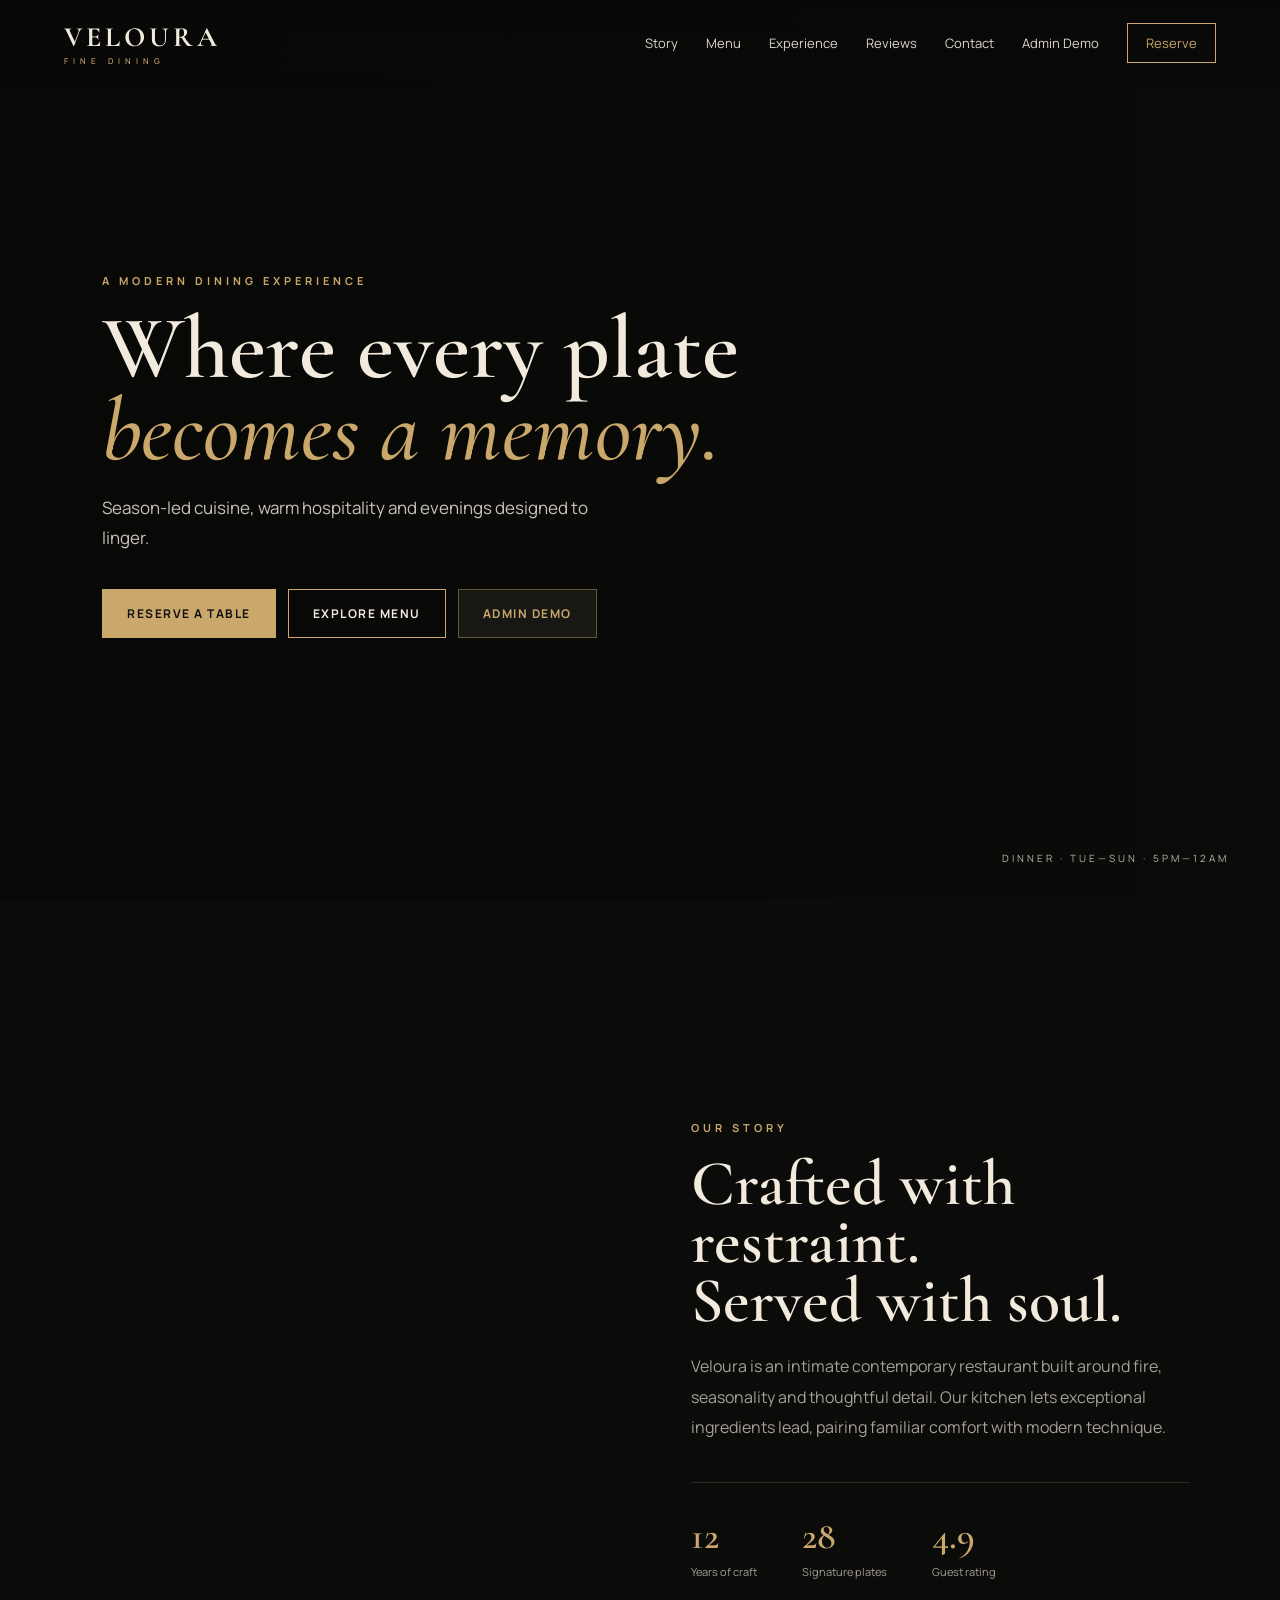
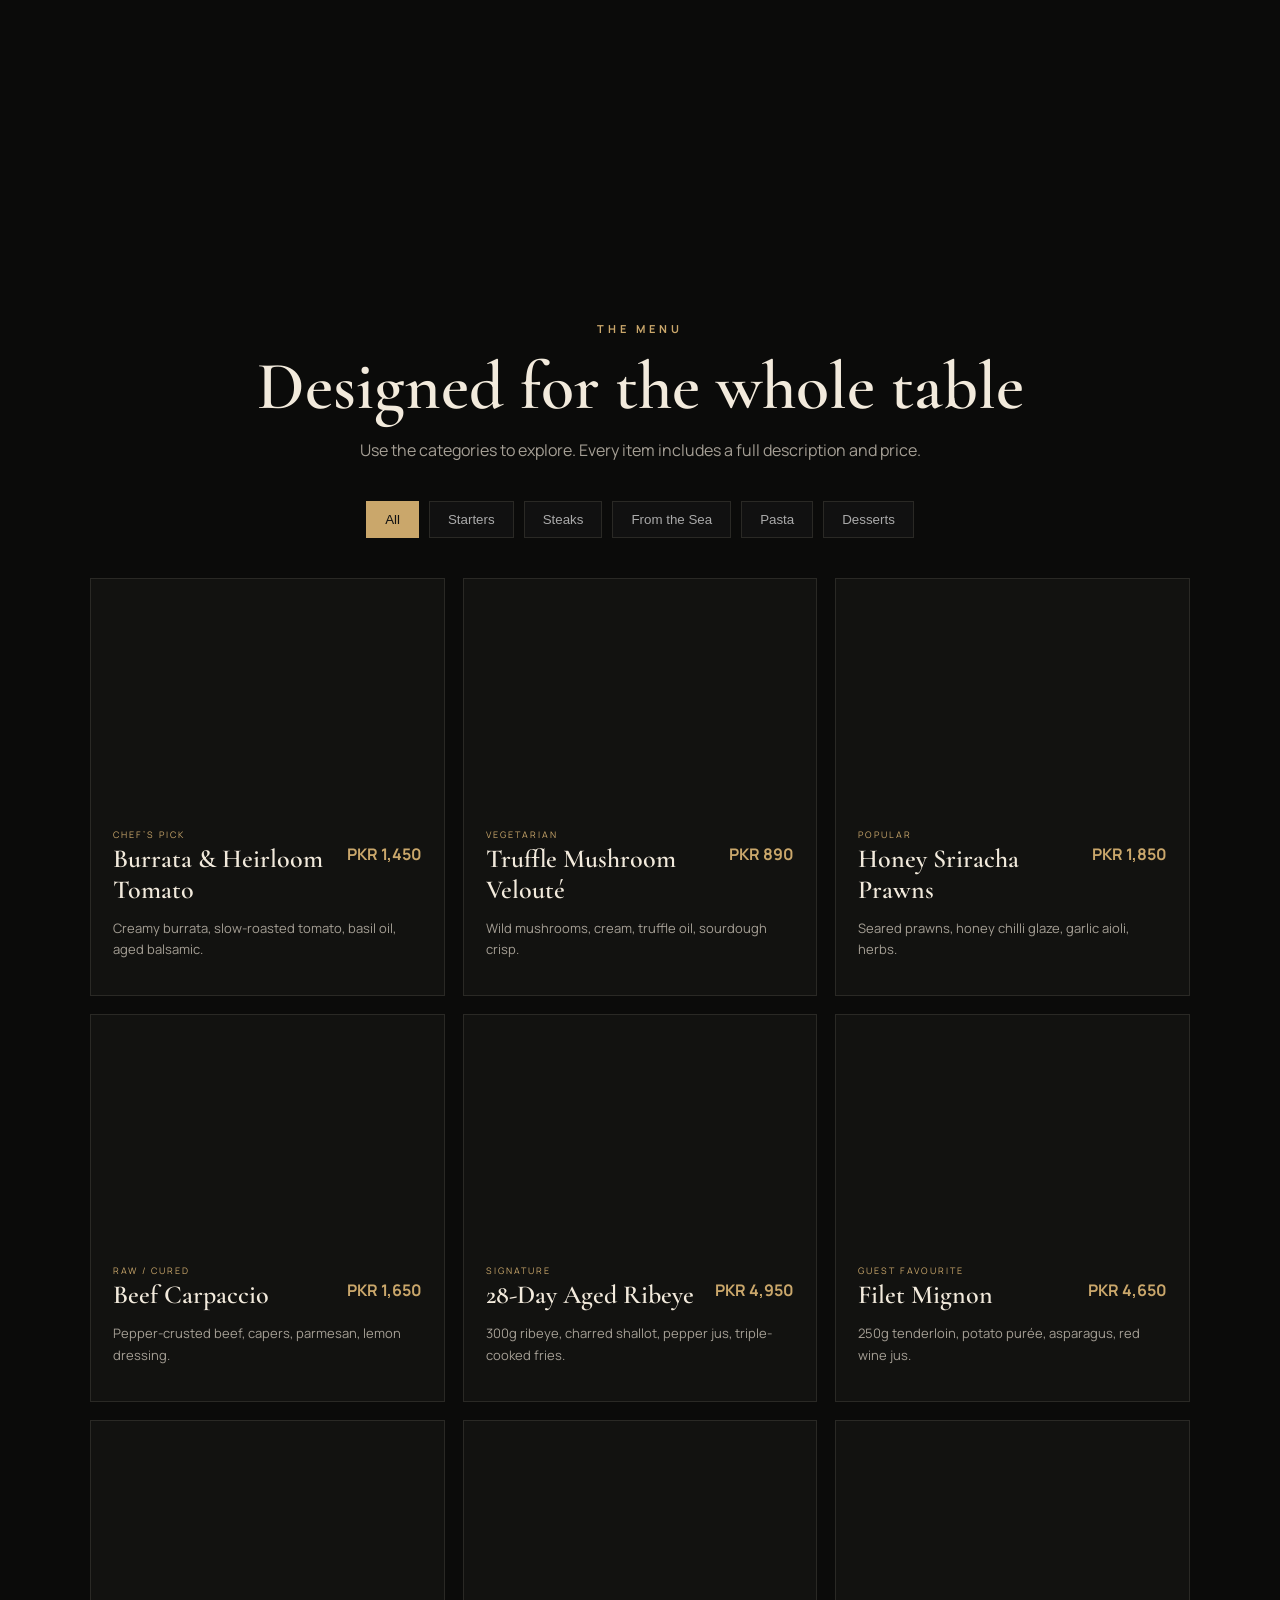
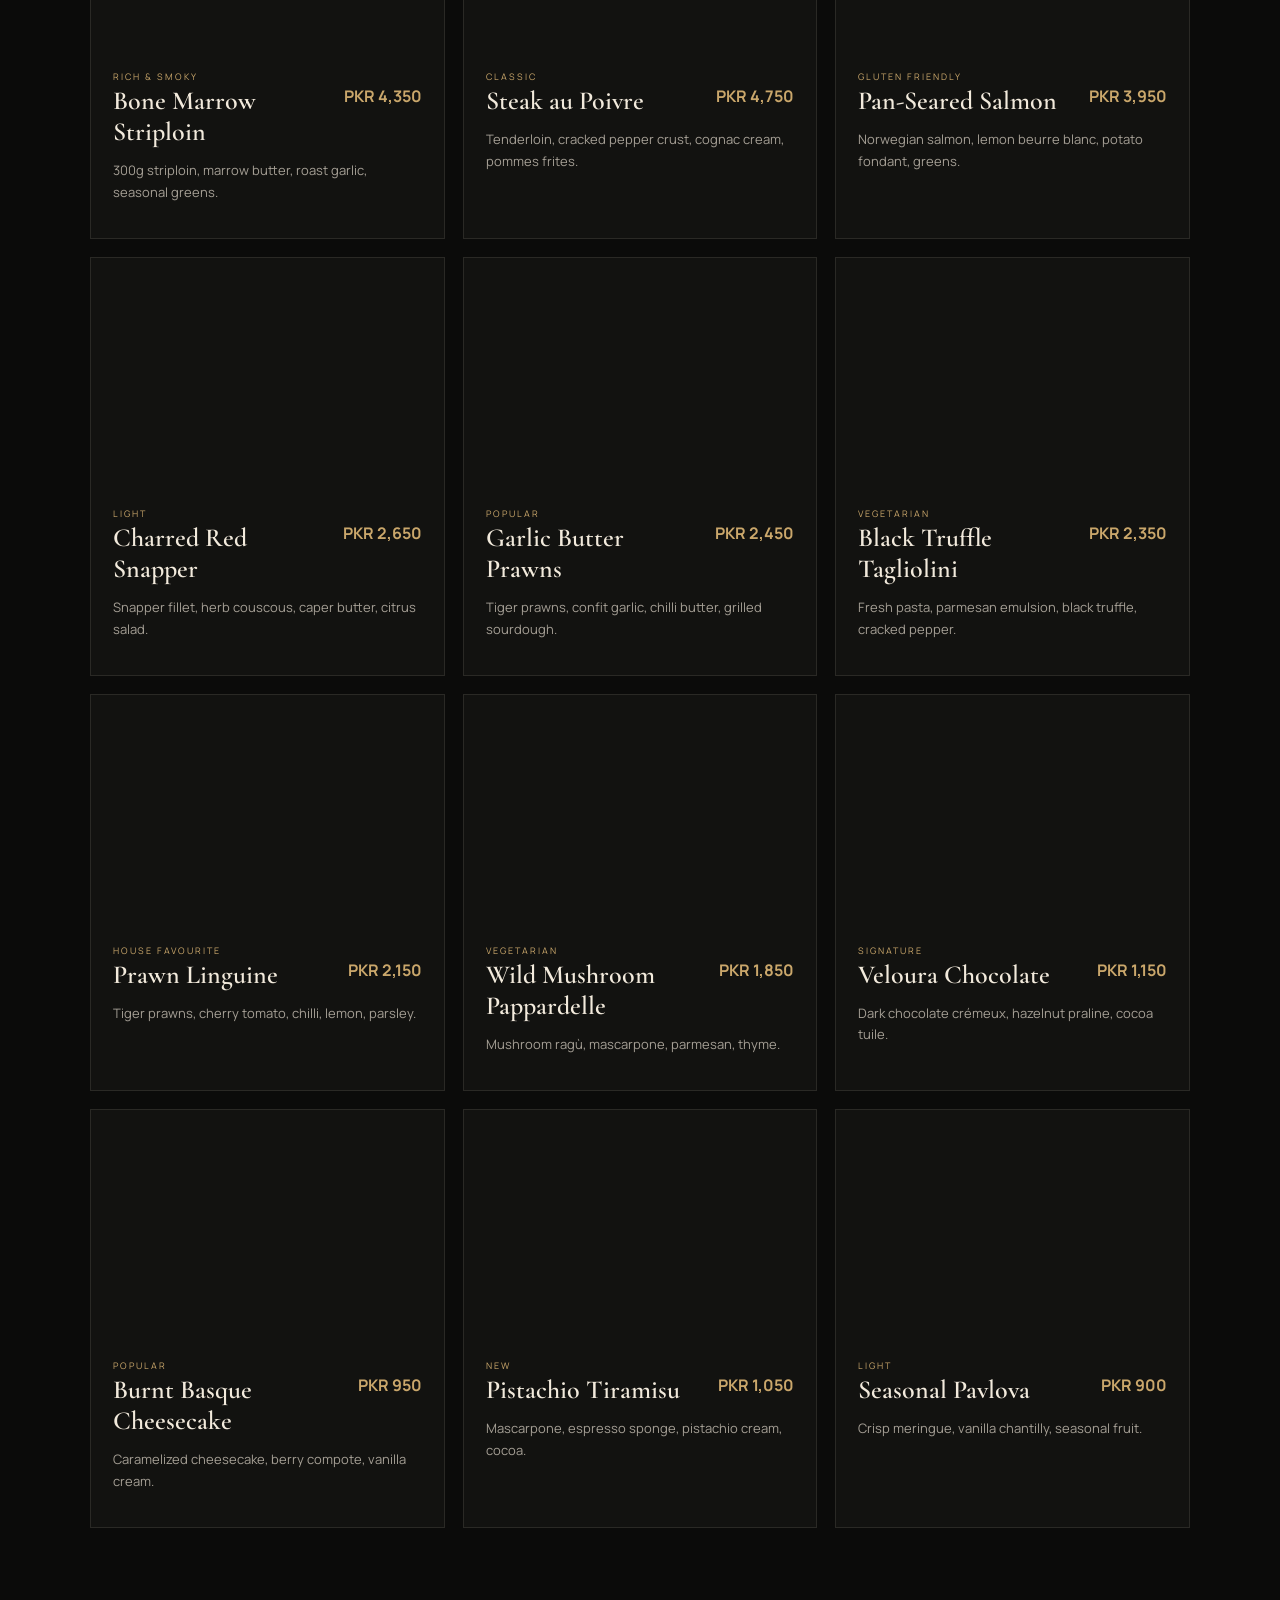
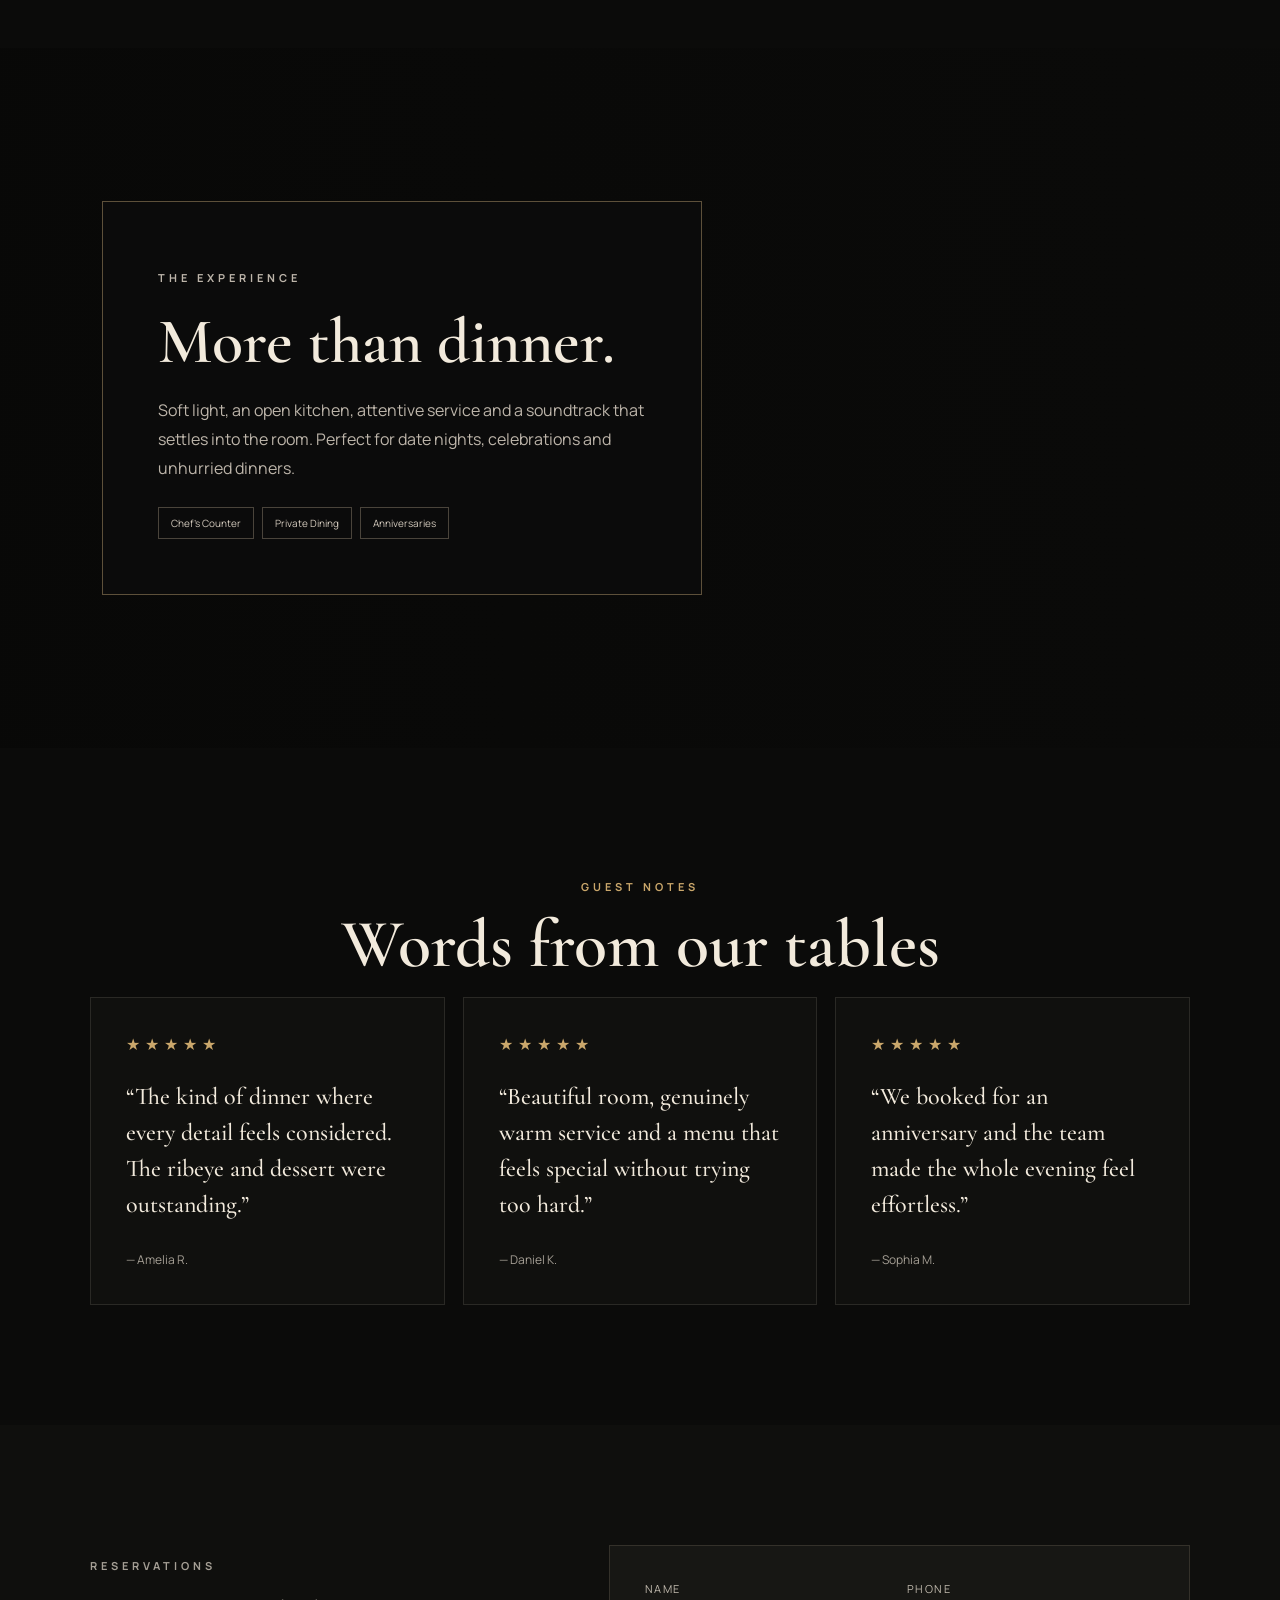
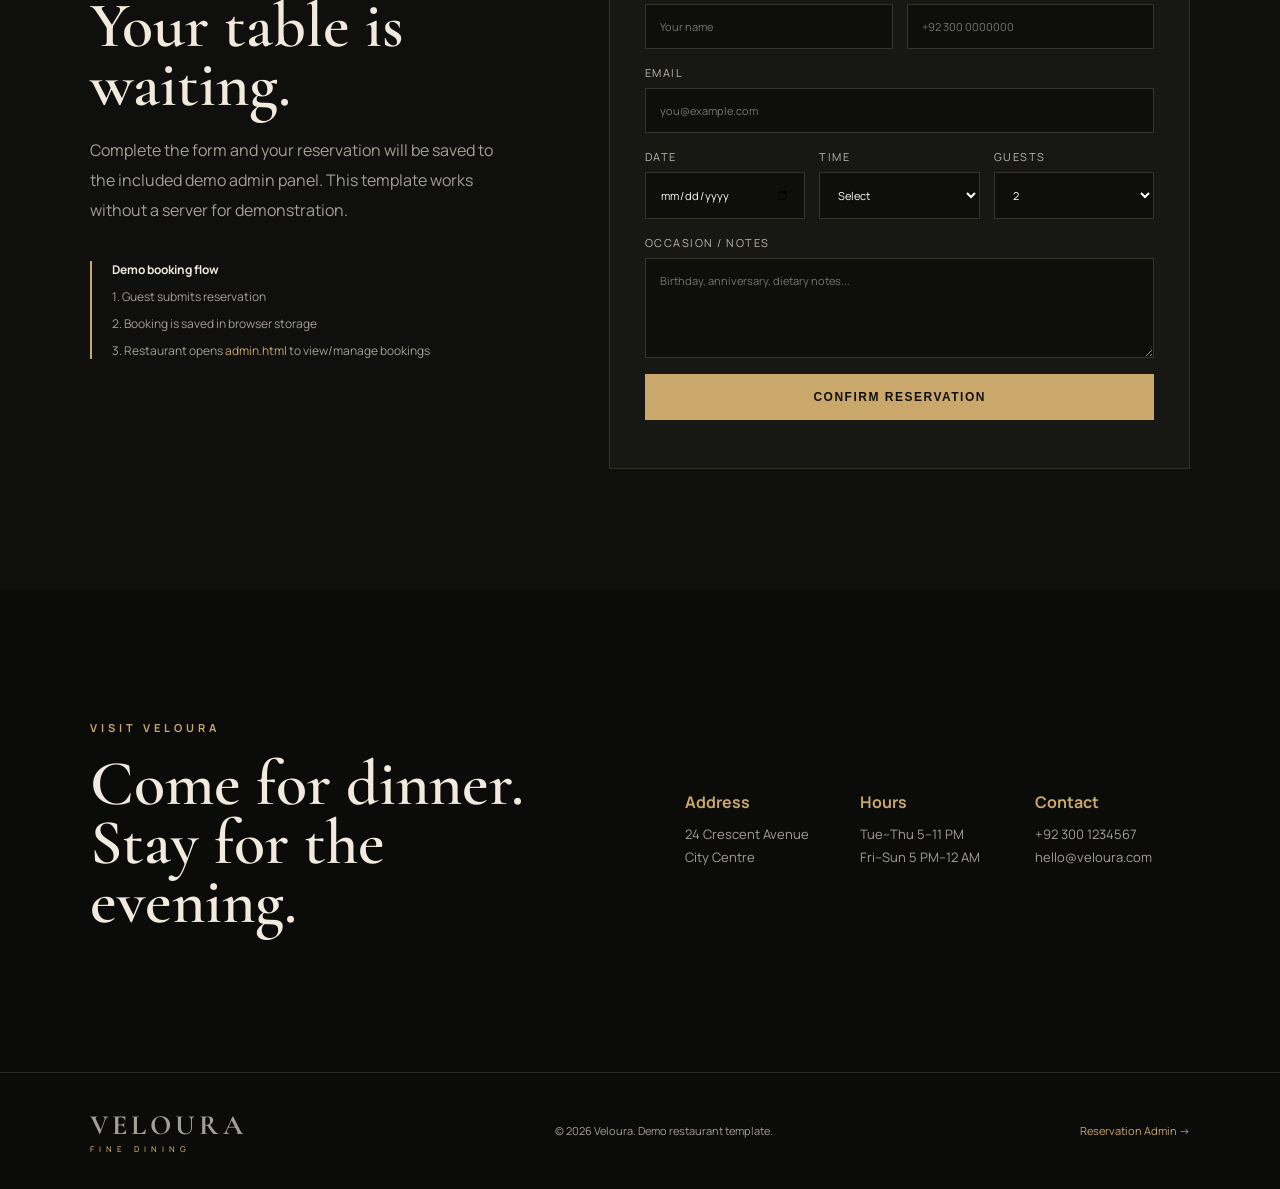
<file: index.html>
<!doctype html><html lang="en"><head><meta charset="utf-8"><meta name="viewport" content="width=device-width,initial-scale=1"><title>Veloura — Fine Dining</title><link rel="preconnect" href="https://fonts.googleapis.com"><link rel="preconnect" href="https://fonts.gstatic.com" crossorigin><link href="https://fonts.googleapis.com/css2?family=Cormorant+Garamond:wght@500;600;700&family=Manrope:wght@400;500;600;700&display=swap" rel="stylesheet"><link rel="stylesheet" href="style.css"></head><body>
<div class="loader"><div class="mark">V</div></div><header><a class="brand" href="#home">VELOURA<span>FINE DINING</span></a><button class="hamb">☰</button><nav><a href="#story">Story</a><a href="#menu">Menu</a><a href="#experience">Experience</a><a href="#reviews">Reviews</a><a href="#contact">Contact</a><a href="admin.html" target="_blank">Admin Demo</a><a class="nav-cta" href="#reserve">Reserve</a></nav></header>
<main><section id="home" class="hero"><div class="hero-bg"></div><div class="hero-copy reveal"><p class="eyebrow">A MODERN DINING EXPERIENCE</p><h1>Where every plate<br><em>becomes a memory.</em></h1><p>Season-led cuisine, warm hospitality and evenings designed to linger.</p><div class="actions"><a class="btn gold" href="#reserve">Reserve a Table</a><a class="btn ghost" href="#menu">Explore Menu</a><a class="btn admin-demo-btn" href="admin.html" target="_blank">Admin Demo</a></div></div><div class="hero-note">DINNER · TUE—SUN · 5PM—12AM</div></section>
<section id="story" class="story section"><div class="story-photo reveal"></div><div class="story-copy reveal"><p class="eyebrow">OUR STORY</p><h2>Crafted with restraint.<br>Served with soul.</h2><p>Veloura is an intimate contemporary restaurant built around fire, seasonality and thoughtful detail. Our kitchen lets exceptional ingredients lead, pairing familiar comfort with modern technique.</p><div class="stats"><div><strong>12</strong><span>Years of craft</span></div><div><strong>28</strong><span>Signature plates</span></div><div><strong>4.9</strong><span>Guest rating</span></div></div></div></section>
<section id="menu" class="menu section"><div class="center reveal"><p class="eyebrow">THE MENU</p><h2>Designed for the whole table</h2><p class="sub">Use the categories to explore. Every item includes a full description and price.</p></div><div class="filters"><button class="active" data-filter="all">All</button><button data-filter="starter">Starters</button><button data-filter="steak">Steaks</button><button data-filter="sea">From the Sea</button><button data-filter="pasta">Pasta</button><button data-filter="dessert">Desserts</button></div><div id="menuGrid" class="menu-grid"></div></section>
<section id="experience" class="experience"><div class="experience-card reveal"><p class="eyebrow">THE EXPERIENCE</p><h2>More than dinner.</h2><p>Soft light, an open kitchen, attentive service and a soundtrack that settles into the room. Perfect for date nights, celebrations and unhurried dinners.</p><div class="chips"><span>Chef's Counter</span><span>Private Dining</span><span>Anniversaries</span></div></div></section>
<section id="reviews" class="reviews section"><div class="center"><p class="eyebrow">GUEST NOTES</p><h2>Words from our tables</h2></div><div class="review-grid"><article class="reveal"><div>★★★★★</div><p>“The kind of dinner where every detail feels considered. The ribeye and dessert were outstanding.”</p><span>— Amelia R.</span></article><article class="reveal"><div>★★★★★</div><p>“Beautiful room, genuinely warm service and a menu that feels special without trying too hard.”</p><span>— Daniel K.</span></article><article class="reveal"><div>★★★★★</div><p>“We booked for an anniversary and the team made the whole evening feel effortless.”</p><span>— Sophia M.</span></article></div></section>
<section id="reserve" class="reserve section"><div class="reserve-copy reveal"><p class="eyebrow">RESERVATIONS</p><h2>Your table is waiting.</h2><p>Complete the form and your reservation will be saved to the included demo admin panel. This template works without a server for demonstration.</p><div class="how"><b>Demo booking flow</b><span>1. Guest submits reservation</span><span>2. Booking is saved in browser storage</span><span>3. Restaurant opens <a href="admin.html">admin.html</a> to view/manage bookings</span></div></div><form id="bookingForm" class="booking reveal"><div class="two"><label>Name<input required name="name" placeholder="Your name"></label><label>Phone<input required name="phone" placeholder="+92 300 0000000"></label></div><label>Email<input required type="email" name="email" placeholder="you@example.com"></label><div class="three"><label>Date<input required type="date" name="date"></label><label>Time<select required name="time"><option value="">Select</option><option>6:00 PM</option><option>7:00 PM</option><option>8:00 PM</option><option>9:00 PM</option><option>10:00 PM</option></select></label><label>Guests<select required name="guests"><option>2</option><option>3</option><option>4</option><option>5</option><option>6</option><option>7+</option></select></label></div><label>Occasion / Notes<textarea name="notes" placeholder="Birthday, anniversary, dietary notes..."></textarea></label><button class="btn gold" type="submit">Confirm Reservation</button><p id="formMsg" class="form-msg"></p></form></section>
<section id="contact" class="contact section"><div><p class="eyebrow">VISIT VELOURA</p><h2>Come for dinner.<br>Stay for the evening.</h2></div><div class="contact-grid"><div><b>Address</b><span>24 Crescent Avenue<br>City Centre</span></div><div><b>Hours</b><span>Tue–Thu 5–11 PM<br>Fri–Sun 5 PM–12 AM</span></div><div><b>Contact</b><span>+92 300 1234567<br>hello@veloura.com</span></div></div></section></main>
<footer><a class="brand">VELOURA<span>FINE DINING</span></a><p>© 2026 Veloura. Demo restaurant template.</p><a href="admin.html">Reservation Admin →</a></footer><script src="script.js"></script></body></html>
</file>
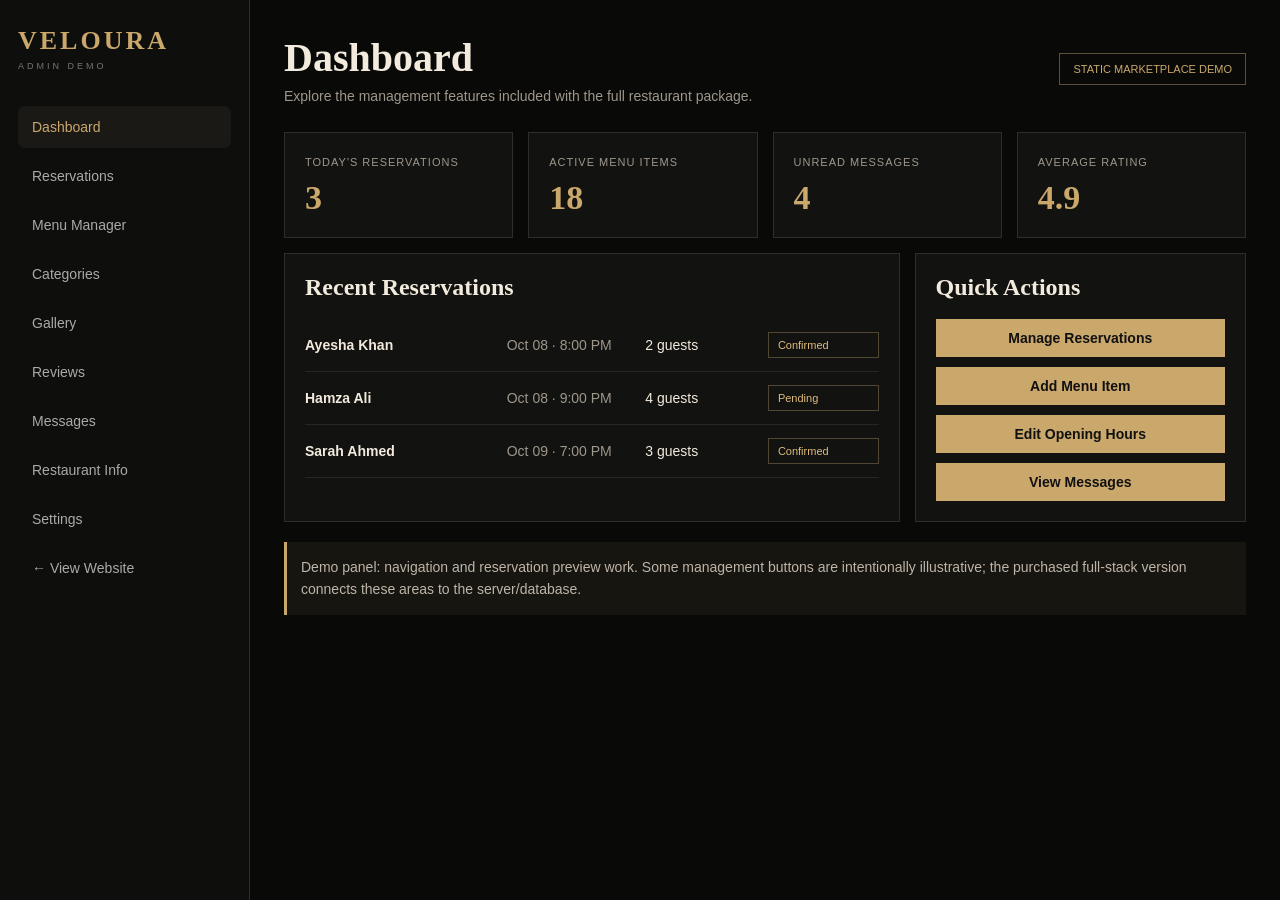
<file: admin.html>
<!doctype html><html><head><meta charset="utf-8"><meta name="viewport" content="width=device-width,initial-scale=1"><title>Veloura Admin Demo</title><style>
:root{--bg:#090908;--panel:#121210;--panel2:#171714;--cream:#f2eadc;--muted:#9e978c;--gold:#caa76b;--line:#302e28;--green:#79b98a;--red:#d77777}*{box-sizing:border-box}body{margin:0;background:var(--bg);color:var(--cream);font:14px Arial,sans-serif}button,input,select,textarea{font:inherit}.layout{display:grid;grid-template-columns:250px 1fr;min-height:100vh}.side{background:#0e0e0c;border-right:1px solid var(--line);padding:26px 18px;position:sticky;top:0;height:100vh}.brand{font:700 26px Georgia;color:var(--gold);letter-spacing:3px}.brand small{display:block;color:#777;font:9px Arial;letter-spacing:3px;margin-top:5px}.side nav{display:grid;gap:7px;margin-top:35px}.side button,.side a{border:0;background:transparent;color:#aaa;text-align:left;padding:13px 14px;cursor:pointer;text-decoration:none;border-radius:7px}.side button.active,.side button:hover,.side a:hover{background:#1a1915;color:var(--gold)}.main{padding:34px}.top{display:flex;justify-content:space-between;gap:20px;align-items:center;margin-bottom:28px}.top h1{font:600 40px Georgia;margin:0}.top p{color:var(--muted);margin:7px 0 0}.badge{border:1px solid #5d503a;color:var(--gold);padding:9px 13px;font-size:11px}.view{display:none}.view.active{display:block}.cards{display:grid;grid-template-columns:repeat(4,1fr);gap:15px}.card,.box{background:var(--panel);border:1px solid var(--line);padding:20px}.card span{color:var(--muted);font-size:11px;text-transform:uppercase;letter-spacing:1px}.card strong{display:block;font:600 34px Georgia;color:var(--gold);margin-top:10px}.grid2{display:grid;grid-template-columns:1.3fr .7fr;gap:15px;margin-top:15px}.box h2{font:600 24px Georgia;margin:0 0 18px}.rows{display:grid}.row{display:grid;grid-template-columns:1.2fr .8fr .7fr .7fr;gap:12px;padding:13px 0;border-bottom:1px solid #292720;align-items:center}.muted{color:var(--muted)}.status{display:inline-block;padding:6px 9px;border:1px solid #504632;color:#e0bd7e;font-size:11px}.quick{display:grid;gap:10px}.quick button,.gold{background:var(--gold);border:0;padding:11px 14px;cursor:pointer;color:#111;font-weight:700}.section-head{display:flex;justify-content:space-between;align-items:center;margin-bottom:18px}.section-head h2{font:600 30px Georgia;margin:0}.table{overflow:auto;background:var(--panel);border:1px solid var(--line)}table{width:100%;border-collapse:collapse;min-width:850px}th,td{text-align:left;padding:14px;border-bottom:1px solid var(--line)}th{font-size:10px;color:var(--gold);text-transform:uppercase;letter-spacing:1px}.menu-cards{display:grid;grid-template-columns:repeat(3,1fr);gap:14px}.dish{background:var(--panel);border:1px solid var(--line);padding:18px}.dish h3{font:600 21px Georgia;margin:5px 0}.dish .price{color:var(--gold);font-weight:700}.dish p{color:var(--muted);line-height:1.5}.actions{display:flex;gap:7px;margin-top:15px}.actions button{background:#222019;border:1px solid #3a372f;color:#ccc;padding:7px 9px}.formgrid{display:grid;grid-template-columns:1fr 1fr;gap:14px}.field{display:grid;gap:7px}.field.full{grid-column:1/-1}.field label{font-size:11px;color:#aaa;text-transform:uppercase}.field input,.field select,.field textarea{background:#0c0c0b;border:1px solid #38352e;color:white;padding:12px}.field textarea{min-height:100px}.gallery{display:grid;grid-template-columns:repeat(4,1fr);gap:12px}.gallery div{height:150px;background:#1c1b17;border:1px solid var(--line);display:grid;place-items:center;color:#777}.settings-list{display:grid;gap:12px}.setting{background:var(--panel);border:1px solid var(--line);padding:18px;display:flex;justify-content:space-between;gap:20px}.setting b{display:block;margin-bottom:5px}.setting span{color:var(--muted)}.note{margin-top:20px;padding:14px;border-left:3px solid var(--gold);background:#17150f;color:#bdb5a9;line-height:1.6}.mobile{display:none}@media(max-width:900px){.layout{grid-template-columns:1fr}.side{height:auto;position:static}.side nav{grid-template-columns:repeat(2,1fr)}.main{padding:22px}.cards{grid-template-columns:repeat(2,1fr)}.grid2{grid-template-columns:1fr}.menu-cards{grid-template-columns:repeat(2,1fr)}.gallery{grid-template-columns:repeat(2,1fr)}}@media(max-width:560px){.cards,.menu-cards,.formgrid{grid-template-columns:1fr}.side nav{grid-template-columns:1fr 1fr}.top{align-items:flex-start;flex-direction:column}.main{padding:16px}}
</style></head><body><div class="layout"><aside class="side"><div class="brand">VELOURA<small>ADMIN DEMO</small></div><nav>
<button class="active" data-view="dashboard">Dashboard</button><button data-view="reservations">Reservations</button><button data-view="menu">Menu Manager</button><button data-view="categories">Categories</button><button data-view="gallery">Gallery</button><button data-view="reviews">Reviews</button><button data-view="messages">Messages</button><button data-view="restaurant">Restaurant Info</button><button data-view="settings">Settings</button><a href="index.html">← View Website</a></nav></aside><main class="main"><div class="top"><div><h1 id="title">Dashboard</h1><p>Explore the management features included with the full restaurant package.</p></div><span class="badge">STATIC MARKETPLACE DEMO</span></div>
<section id="dashboard" class="view active"><div class="cards"><div class="card"><span>Today's Reservations</span><strong id="bookCount">8</strong></div><div class="card"><span>Active Menu Items</span><strong>18</strong></div><div class="card"><span>Unread Messages</span><strong>4</strong></div><div class="card"><span>Average Rating</span><strong>4.9</strong></div></div><div class="grid2"><div class="box"><h2>Recent Reservations</h2><div id="recent" class="rows"></div></div><div class="box"><h2>Quick Actions</h2><div class="quick"><button onclick="go('reservations')">Manage Reservations</button><button onclick="go('menu')">Add Menu Item</button><button onclick="go('restaurant')">Edit Opening Hours</button><button onclick="go('messages')">View Messages</button></div></div></div><div class="note">Demo panel: navigation and reservation preview work. Some management buttons are intentionally illustrative; the purchased full-stack version connects these areas to the server/database.</div></section>
<section id="reservations" class="view"><div class="section-head"><h2>Reservations</h2><button class="gold" onclick="alert('Demo: New reservation form would open here.')">+ New Reservation</button></div><div class="table"><table><thead><tr><th>Reference</th><th>Guest</th><th>Date / Time</th><th>Guests</th><th>Contact</th><th>Status</th><th>Action</th></tr></thead><tbody id="bookingRows"></tbody></table></div></section>
<section id="menu" class="view"><div class="section-head"><h2>Menu Manager</h2><button class="gold" onclick="document.querySelector('#addDish').scrollIntoView({behavior:'smooth'})">+ Add Food Item</button></div><div class="menu-cards"><div class="dish"><span class="muted">STEAKS</span><h3>28-Day Aged Ribeye</h3><span class="price">PKR 4,950</span><p>300g ribeye, pepper jus, triple-cooked fries.</p><div class="actions"><button>Edit</button><button>Hide</button><button>Delete</button></div></div><div class="dish"><span class="muted">PASTA</span><h3>Black Truffle Tagliolini</h3><span class="price">PKR 2,350</span><p>Fresh pasta, parmesan emulsion and black truffle.</p><div class="actions"><button>Edit</button><button>Hide</button><button>Delete</button></div></div><div class="dish"><span class="muted">DESSERT</span><h3>Veloura Chocolate</h3><span class="price">PKR 1,150</span><p>Dark chocolate crémeux and hazelnut praline.</p><div class="actions"><button>Edit</button><button>Hide</button><button>Delete</button></div></div></div><div id="addDish" class="box" style="margin-top:16px"><h2>Add / Edit Food Item</h2><div class="formgrid"><div class="field"><label>Dish Name</label><input placeholder="e.g. Grilled Salmon"></div><div class="field"><label>Price</label><input placeholder="PKR 2,950"></div><div class="field"><label>Category</label><select><option>Starters</option><option>Steaks</option><option>Seafood</option><option>Pasta</option><option>Desserts</option></select></div><div class="field"><label>Badge</label><input placeholder="Chef's Pick"></div><div class="field full"><label>Description</label><textarea placeholder="Ingredients / description"></textarea></div><div class="field full"><label>Food Image</label><input placeholder="Image URL or upload in full version"></div><div class="field full"><button class="gold" onclick="alert('Demo preview only. Full version saves this item to the database.')">Save Food Item</button></div></div></div></section>
<section id="categories" class="view"><div class="section-head"><h2>Menu Categories</h2><button class="gold">+ Add Category</button></div><div class="settings-list"><div class="setting"><div><b>Starters</b><span>4 items · Display order 1</span></div><b>Active</b></div><div class="setting"><div><b>Steaks</b><span>4 items · Display order 2</span></div><b>Active</b></div><div class="setting"><div><b>Seafood</b><span>3 items · Display order 3</span></div><b>Active</b></div><div class="setting"><div><b>Pasta</b><span>3 items · Display order 4</span></div><b>Active</b></div><div class="setting"><div><b>Desserts</b><span>4 items · Display order 5</span></div><b>Active</b></div></div></section>
<section id="gallery" class="view"><div class="section-head"><h2>Gallery Manager</h2><button class="gold">+ Upload Photo</button></div><div class="gallery"><div>Dining Room Photo</div><div>Signature Dish</div><div>Chef / Kitchen</div><div>Private Dining</div><div>Exterior</div><div>Dessert</div><div>Bar</div><div>Event Setup</div></div></section>
<section id="reviews" class="view"><div class="section-head"><h2>Reviews</h2><button class="gold">+ Add Testimonial</button></div><div class="settings-list"><div class="setting"><div><b>★★★★★ — Ayesha K.</b><span>“Beautiful atmosphere and outstanding food.”</span></div><b>Published</b></div><div class="setting"><div><b>★★★★★ — Hamza R.</b><span>“The ribeye and service were exceptional.”</span></div><b>Published</b></div><div class="setting"><div><b>★★★★★ — Sarah M.</b><span>“Perfect anniversary dinner.”</span></div><b>Published</b></div></div></section>
<section id="messages" class="view"><div class="section-head"><h2>Customer Messages</h2><button class="gold">Mark All Read</button></div><div class="settings-list"><div class="setting"><div><b>Private dining enquiry</b><span>Ali · Event for 24 guests · 2 hours ago</span></div><b>New</b></div><div class="setting"><div><b>Dietary question</b><span>Sana · Gluten-free options · Today</span></div><b>New</b></div><div class="setting"><div><b>Anniversary arrangement</b><span>Usman · Flowers / cake request · Yesterday</span></div><b>Read</b></div></div></section>
<section id="restaurant" class="view"><div class="section-head"><h2>Restaurant Information</h2><button class="gold">Save Changes</button></div><div class="box"><div class="formgrid"><div class="field"><label>Restaurant Name</label><input value="Veloura Fine Dining"></div><div class="field"><label>Phone</label><input value="+92 300 1234567"></div><div class="field full"><label>Address</label><input value="Clifton, Karachi, Pakistan"></div><div class="field"><label>Opening Days</label><input value="Tuesday — Sunday"></div><div class="field"><label>Dinner Hours</label><input value="5:00 PM — 12:00 AM"></div><div class="field"><label>Instagram</label><input value="@velouradining"></div><div class="field"><label>Reservation Email</label><input value="reservations@veloura.test"></div></div></div></section>
<section id="settings" class="view"><div class="section-head"><h2>Settings</h2></div><div class="settings-list"><div class="setting"><div><b>Admin Account</b><span>Email, password and secure login management</span></div><b>Manage</b></div><div class="setting"><div><b>Reservation Settings</b><span>Available time slots, party size and booking rules</span></div><b>Configure</b></div><div class="setting"><div><b>Notifications</b><span>Email alerts for new reservations and enquiries</span></div><b>Configure</b></div><div class="setting"><div><b>Website Branding</b><span>Logo, restaurant colors and social links</span></div><b>Configure</b></div><div class="setting"><div><b>Data & Security</b><span>Database, session and environment configuration</span></div><b>Protected</b></div></div></section>
</main></div><script>
const sample=[{id:'VL-481201',name:'Ayesha Khan',date:'Oct 08 · 8:00 PM',guests:'2',contact:'+92 300 1234567',status:'Confirmed'},{id:'VL-481188',name:'Hamza Ali',date:'Oct 08 · 9:00 PM',guests:'4',contact:'+92 321 7654321',status:'Pending'},{id:'VL-481173',name:'Sarah Ahmed',date:'Oct 09 · 7:00 PM',guests:'3',contact:'+92 333 9876543',status:'Confirmed'}];
function bookings(){let a=[];try{a=JSON.parse(localStorage.getItem('velouraBookings')||'[]')}catch(e){}return a.map(x=>({id:x.id,name:x.name,date:x.date+' · '+x.time,guests:x.guests,contact:x.phone,status:x.status||'New'})).concat(sample)}
function renderBookings(){let a=bookings();document.querySelector('#bookCount').textContent=a.length;document.querySelector('#recent').innerHTML=a.slice(0,5).map(x=>`<div class="row"><b>${x.name}</b><span class="muted">${x.date}</span><span>${x.guests} guests</span><span class="status">${x.status}</span></div>`).join('');document.querySelector('#bookingRows').innerHTML=a.map(x=>`<tr><td>${x.id}</td><td><b>${x.name}</b></td><td>${x.date}</td><td>${x.guests}</td><td>${x.contact}</td><td><span class="status">${x.status}</span></td><td><select onchange="this.previousElementSibling"><option>Pending</option><option>Confirmed</option><option>Completed</option><option>Cancelled</option></select></td></tr>`).join('')}
const labels={dashboard:'Dashboard',reservations:'Reservations',menu:'Menu Manager',categories:'Categories',gallery:'Gallery Manager',reviews:'Reviews',messages:'Messages',restaurant:'Restaurant Info',settings:'Settings'};function go(id){document.querySelectorAll('.view').forEach(v=>v.classList.remove('active'));document.querySelectorAll('.side button').forEach(b=>b.classList.remove('active'));document.querySelector('#'+id).classList.add('active');let b=document.querySelector(`[data-view="${id}"]`);if(b)b.classList.add('active');document.querySelector('#title').textContent=labels[id];window.scrollTo(0,0)}document.querySelectorAll('[data-view]').forEach(b=>b.onclick=()=>go(b.dataset.view));renderBookings();
</script></body></html>
</file>
<file: style.css>
:root{--bg:#0b0b0a;--panel:#121210;--cream:#f2eadc;--muted:#a59f95;--gold:#caa76b;--line:#2a2925}*{box-sizing:border-box}html{scroll-behavior:smooth}body{margin:0;background:var(--bg);color:var(--cream);font-family:Manrope,sans-serif}a{color:inherit;text-decoration:none}.loader{position:fixed;inset:0;background:#090908;z-index:99;display:grid;place-items:center;transition:.7s}.loader.hide{opacity:0;visibility:hidden}.mark{font:700 70px 'Cormorant Garamond';color:var(--gold);border:1px solid var(--gold);width:110px;height:110px;display:grid;place-items:center;border-radius:50%;animation:pulse 1.4s infinite}@keyframes pulse{50%{transform:scale(1.08);opacity:.6}}header{position:fixed;z-index:20;top:0;left:0;right:0;padding:20px 5vw;display:flex;align-items:center;justify-content:space-between;background:linear-gradient(#080808d9,transparent);backdrop-filter:blur(5px)}.brand{font:700 28px 'Cormorant Garamond';letter-spacing:4px}.brand span{display:block;font:500 8px Manrope;letter-spacing:5px;color:var(--gold);margin-top:1px}nav{display:flex;align-items:center;gap:28px;font-size:13px}nav a{color:#ddd7cd}.nav-cta{border:1px solid var(--gold);padding:10px 18px;color:var(--gold)}.hamb{display:none;background:none;border:0;color:white;font-size:24px}.hero{height:100svh;min-height:700px;position:relative;display:flex;align-items:center;padding:0 8vw;overflow:hidden}.hero-bg{position:absolute;inset:0;background:linear-gradient(90deg,#080807 10%,#080807bb 48%,#0808072e),url('https://images.unsplash.com/photo-1741933793871-cf6217fecee3?auto=format&fit=crop&fm=jpg&q=85&w=1800') center/cover}.hero-copy{position:relative;max-width:760px}.eyebrow{color:var(--gold);font-size:11px;font-weight:700;letter-spacing:4px}.hero h1,.section h2{font:600 clamp(50px,7vw,94px)/.92 'Cormorant Garamond';margin:20px 0}.hero h1 em{font-weight:500;color:var(--gold)}.hero-copy>p:not(.eyebrow){max-width:520px;color:#c9c2b8;font-size:17px;line-height:1.8}.actions{display:flex;gap:12px;margin-top:35px}.btn{display:inline-block;padding:15px 24px;border:1px solid var(--gold);font-weight:700;font-size:12px;letter-spacing:1.5px;text-transform:uppercase;cursor:pointer}.gold{background:var(--gold);color:#111}.ghost{background:transparent;color:var(--cream)}.hero-note{position:absolute;right:4vw;bottom:35px;font-size:10px;letter-spacing:3px;color:#bcb5aa}.section{padding:120px 7vw}.story{display:grid;grid-template-columns:1fr 1fr;gap:8vw;align-items:center}.story-photo{min-height:650px;background:url('https://images.unsplash.com/photo-1776290347384-9e54dbb2ee29?auto=format&fit=crop&fm=jpg&q=80&w=1200') center/cover}.story h2,.reserve h2,.contact h2{font-size:64px}.story-copy>p:not(.eyebrow),.reserve-copy>p{color:var(--muted);line-height:1.9;max-width:620px}.stats{display:flex;gap:45px;margin-top:40px;padding-top:30px;border-top:1px solid var(--line)}.stats strong{display:block;font:600 38px 'Cormorant Garamond';color:var(--gold)}.stats span{font-size:11px;color:var(--muted)}.center{text-align:center;max-width:850px;margin:auto}.center h2{font-size:68px}.sub{color:var(--muted)}.filters{display:flex;flex-wrap:wrap;justify-content:center;gap:10px;margin:40px 0}.filters button{border:1px solid var(--line);background:#111;color:#aaa;padding:10px 18px;cursor:pointer}.filters button.active{border-color:var(--gold);color:#111;background:var(--gold)}.menu-grid{display:grid;grid-template-columns:repeat(3,1fr);gap:18px}.dish{background:var(--panel);border:1px solid var(--line);overflow:hidden;transition:.35s}.dish:hover{transform:translateY(-6px);border-color:#675638}.dish-img{height:220px;background-size:cover;background-position:center}.dish-body{padding:22px}.dish-top{display:flex;justify-content:space-between;gap:15px;align-items:start}.dish h3{font:600 26px 'Cormorant Garamond';margin:0}.price{color:var(--gold);white-space:nowrap;font-weight:700}.dish p{color:var(--muted);font-size:13px;line-height:1.65}.tag{font-size:9px;letter-spacing:2px;color:var(--gold);text-transform:uppercase}.experience{min-height:700px;background:linear-gradient(90deg,#080807ef,#08080744),url('https://images.unsplash.com/photo-1776290347384-9e54dbb2ee29?auto=format&fit=crop&fm=jpg&q=85&w=1800') center/cover;display:flex;align-items:center;padding:8vw}.experience-card{background:#0c0c0be8;border:1px solid #5d503a;padding:55px;max-width:600px}.experience h2{font:600 64px 'Cormorant Garamond';margin:15px 0}.experience p{color:#bdb5aa;line-height:1.8}.chips{display:flex;gap:8px;flex-wrap:wrap;margin-top:25px}.chips span{border:1px solid #4a443b;padding:8px 12px;font-size:10px;color:#d2c9bc}.review-grid{display:grid;grid-template-columns:repeat(3,1fr);gap:18px}.review-grid article{border:1px solid var(--line);padding:35px;background:#10100e}.review-grid article div{color:var(--gold);letter-spacing:5px}.review-grid p{font:500 24px/1.5 'Cormorant Garamond'}.review-grid span{color:var(--muted);font-size:12px}.reserve{display:grid;grid-template-columns:.85fr 1.15fr;gap:7vw;background:#0f0f0d}.booking{background:#171714;border:1px solid #34312a;padding:35px}.booking label{display:grid;gap:8px;color:#bfb8ac;font-size:11px;text-transform:uppercase;letter-spacing:1.5px;margin-bottom:16px}.booking input,.booking select,.booking textarea{width:100%;background:#0e0e0c;border:1px solid #37342d;color:white;padding:14px;font:inherit;outline:none}.booking input:focus,.booking select:focus,.booking textarea:focus{border-color:var(--gold)}.booking textarea{min-height:100px;resize:vertical}.two,.three{display:grid;grid-template-columns:repeat(2,1fr);gap:14px}.three{grid-template-columns:repeat(3,1fr)}.booking .btn{width:100%}.form-msg{font-size:13px;line-height:1.6}.how{margin-top:35px;display:grid;gap:10px;border-left:2px solid var(--gold);padding-left:20px;font-size:12px;color:var(--muted)}.how b{color:var(--cream)}.how a{color:var(--gold)}.contact{display:grid;grid-template-columns:1fr 1fr;gap:7vw}.contact-grid{display:grid;grid-template-columns:repeat(3,1fr);gap:20px;align-content:center}.contact-grid b,.contact-grid span{display:block}.contact-grid b{color:var(--gold);margin-bottom:10px}.contact-grid span{color:var(--muted);font-size:13px;line-height:1.8}footer{border-top:1px solid var(--line);padding:35px 7vw;display:flex;justify-content:space-between;align-items:center;color:var(--muted);font-size:11px}footer>a:last-child{color:var(--gold)}.reveal{opacity:0;transform:translateY(30px);transition:.8s}.reveal.show{opacity:1;transform:none}@media(max-width:900px){nav{display:none;position:absolute;top:75px;left:5vw;right:5vw;background:#111;padding:25px;flex-direction:column}nav.open{display:flex}.hamb{display:block}.hero{padding:0 6vw}.story,.reserve,.contact{grid-template-columns:1fr}.story-photo{min-height:450px}.menu-grid,.review-grid{grid-template-columns:repeat(2,1fr)}.contact-grid{grid-template-columns:1fr}.section{padding:85px 6vw}}@media(max-width:600px){.hero h1{font-size:53px}.story h2,.reserve h2,.contact h2,.center h2,.experience h2{font-size:46px}.menu-grid,.review-grid{grid-template-columns:1fr}.two,.three{grid-template-columns:1fr}.booking{padding:22px}.experience{padding:6vw}.experience-card{padding:30px}.stats{gap:20px}.stats strong{font-size:30px}footer{gap:20px;align-items:flex-start;flex-direction:column}.dish-img{height:250px}}
.admin-demo-btn{background:#171714;color:var(--gold);border-color:#665536}.admin-demo-btn:hover{background:var(--gold);color:#111}
</file>
